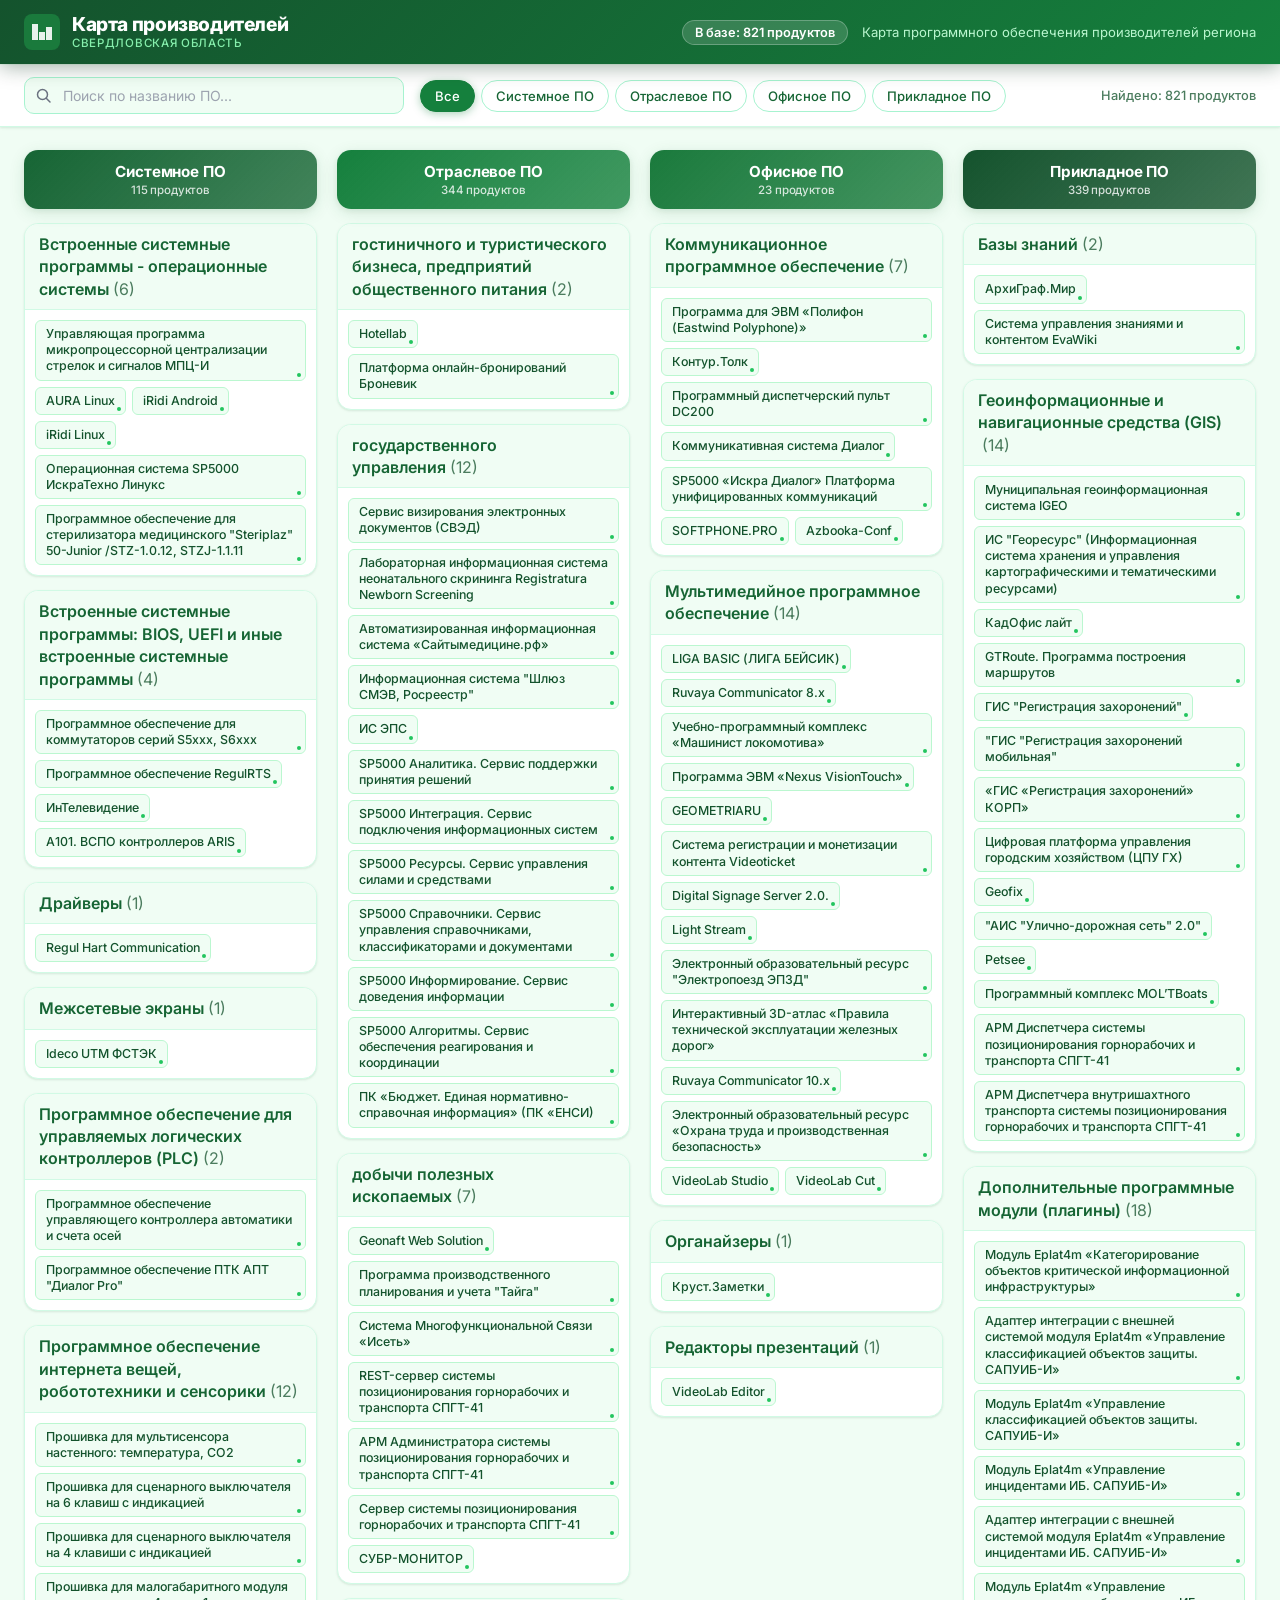
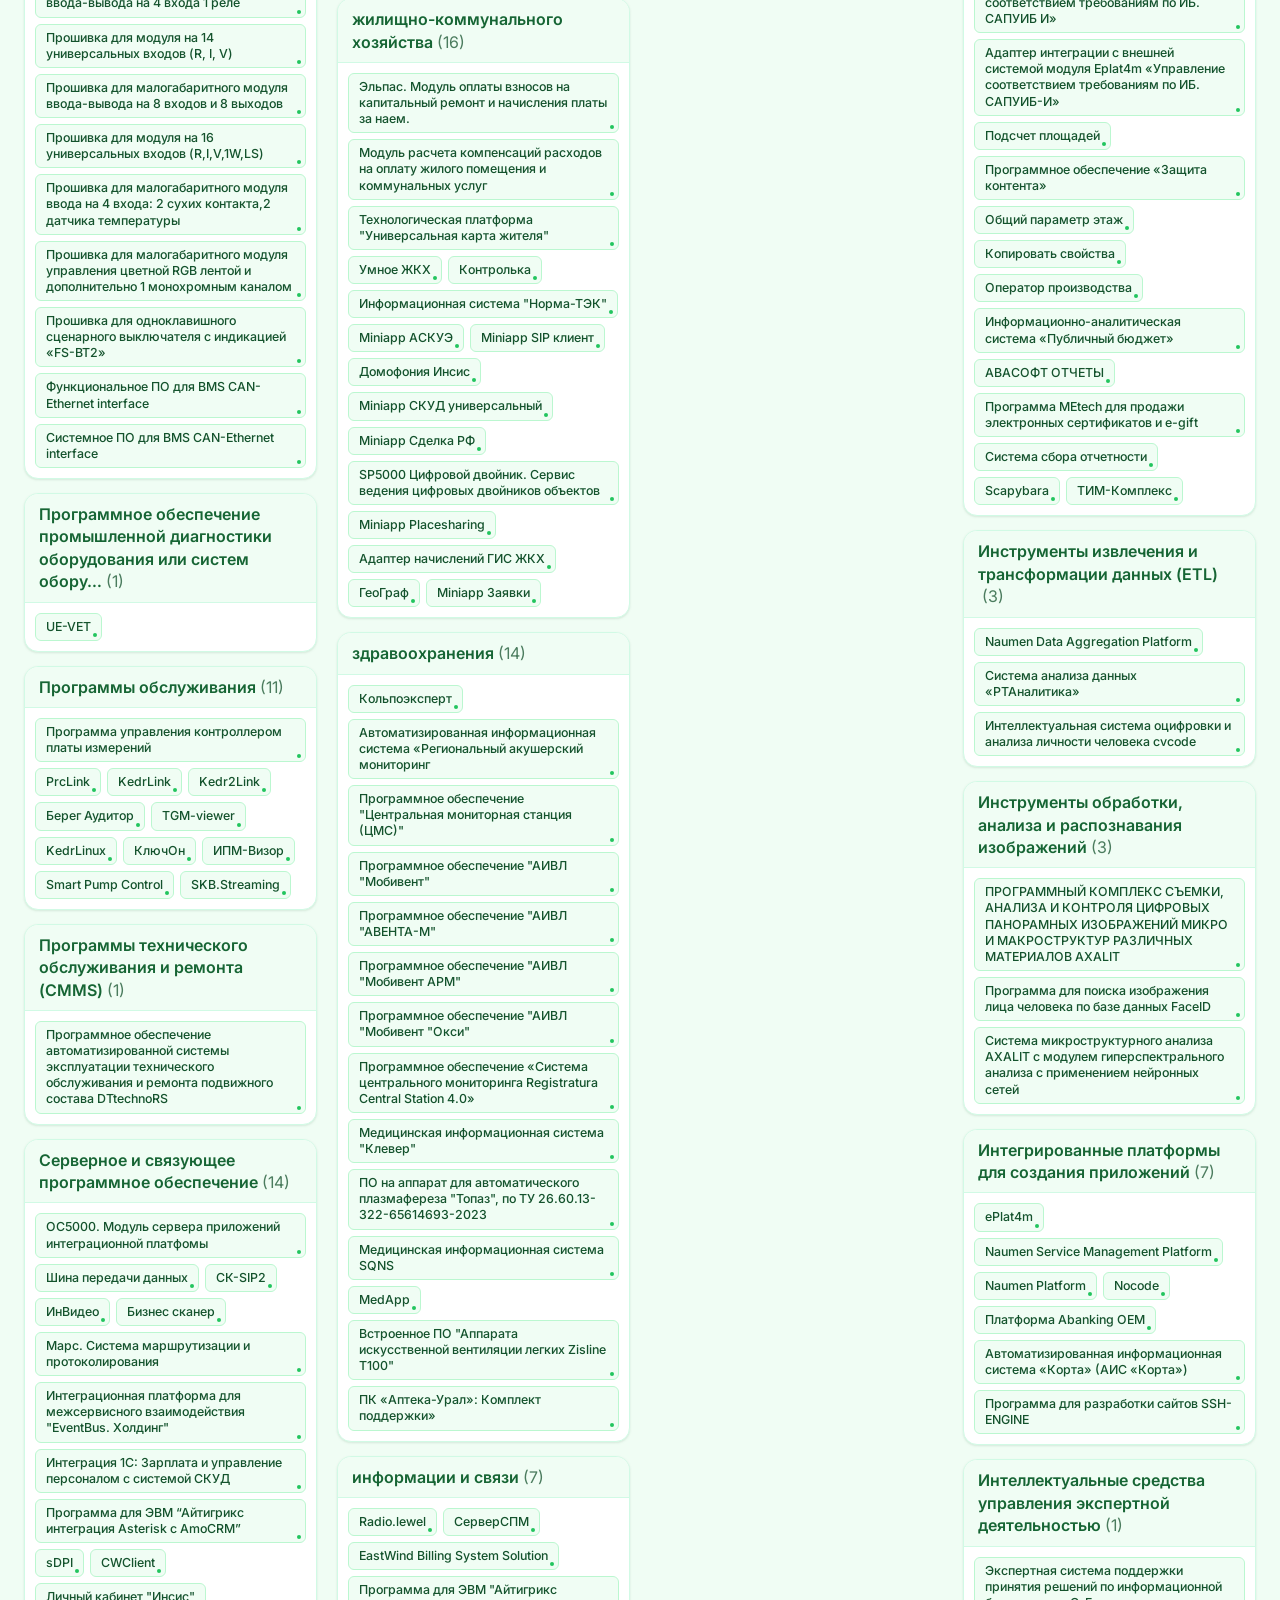
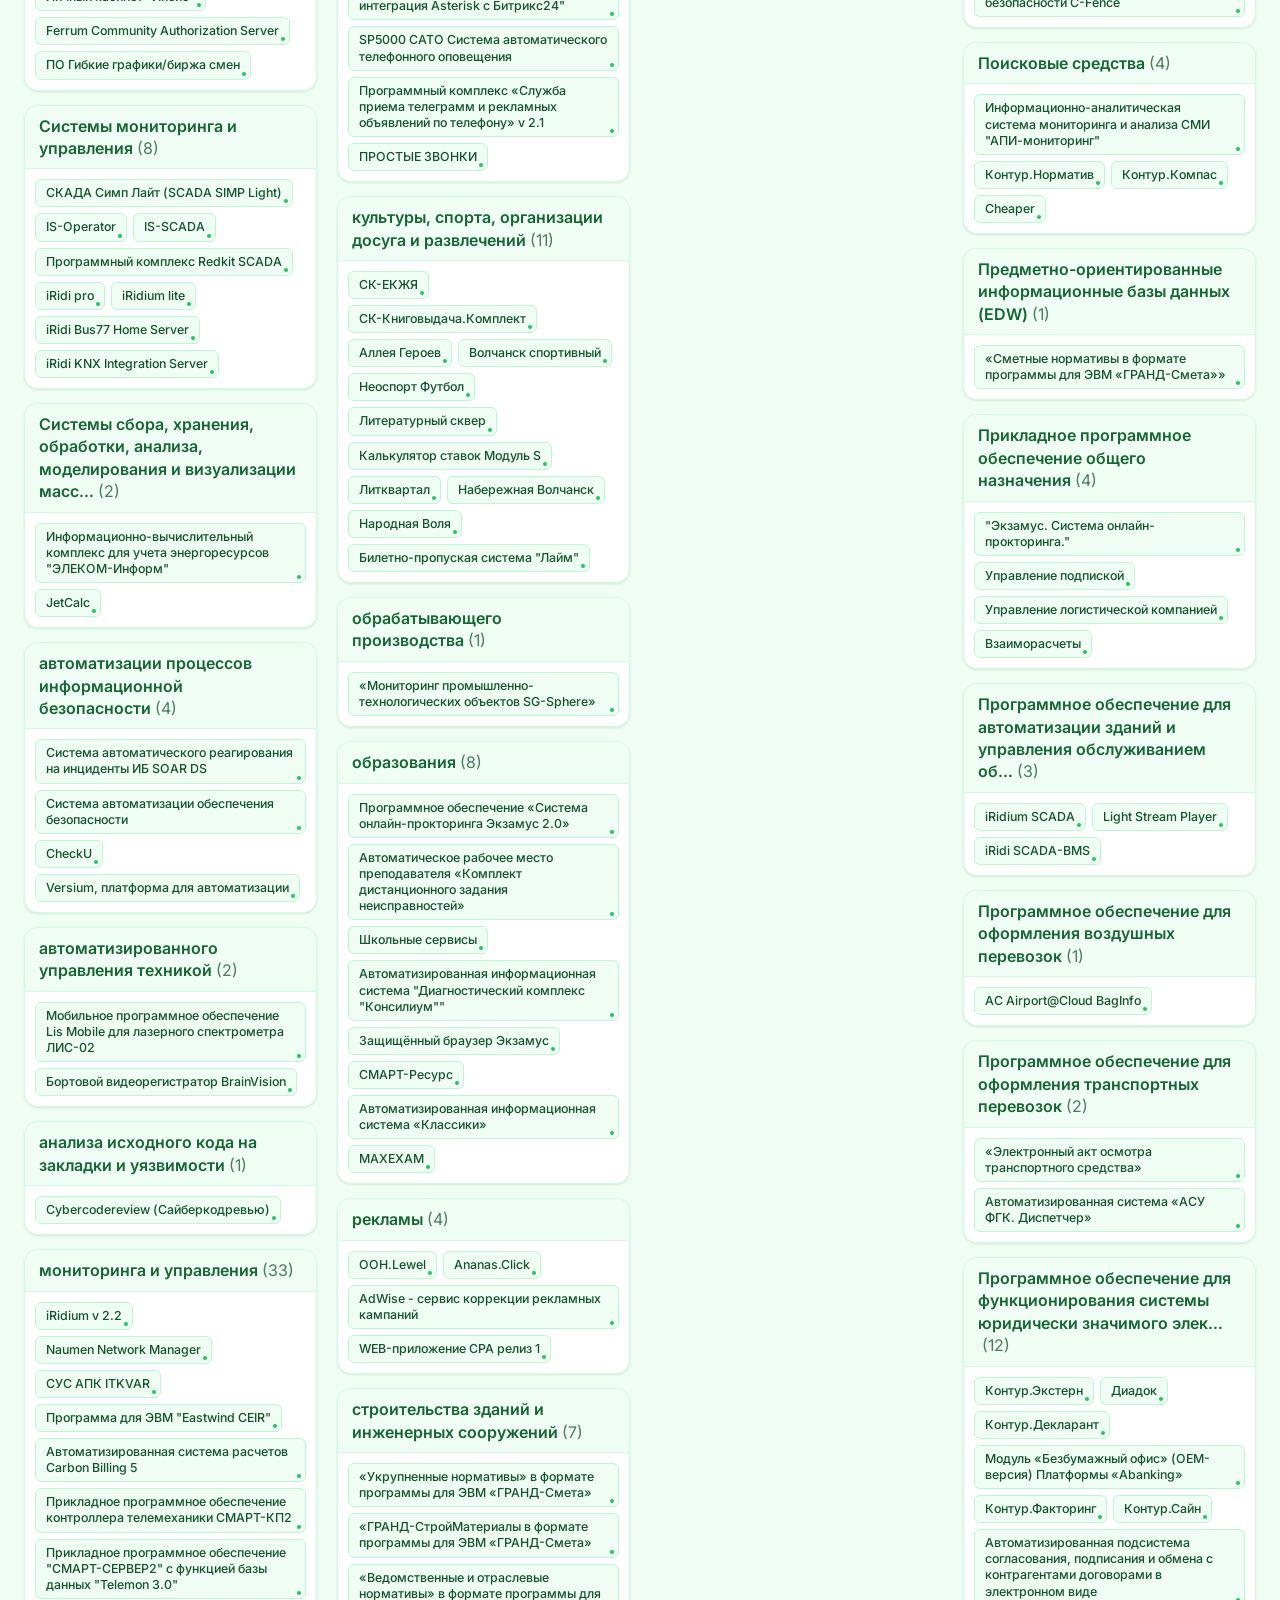
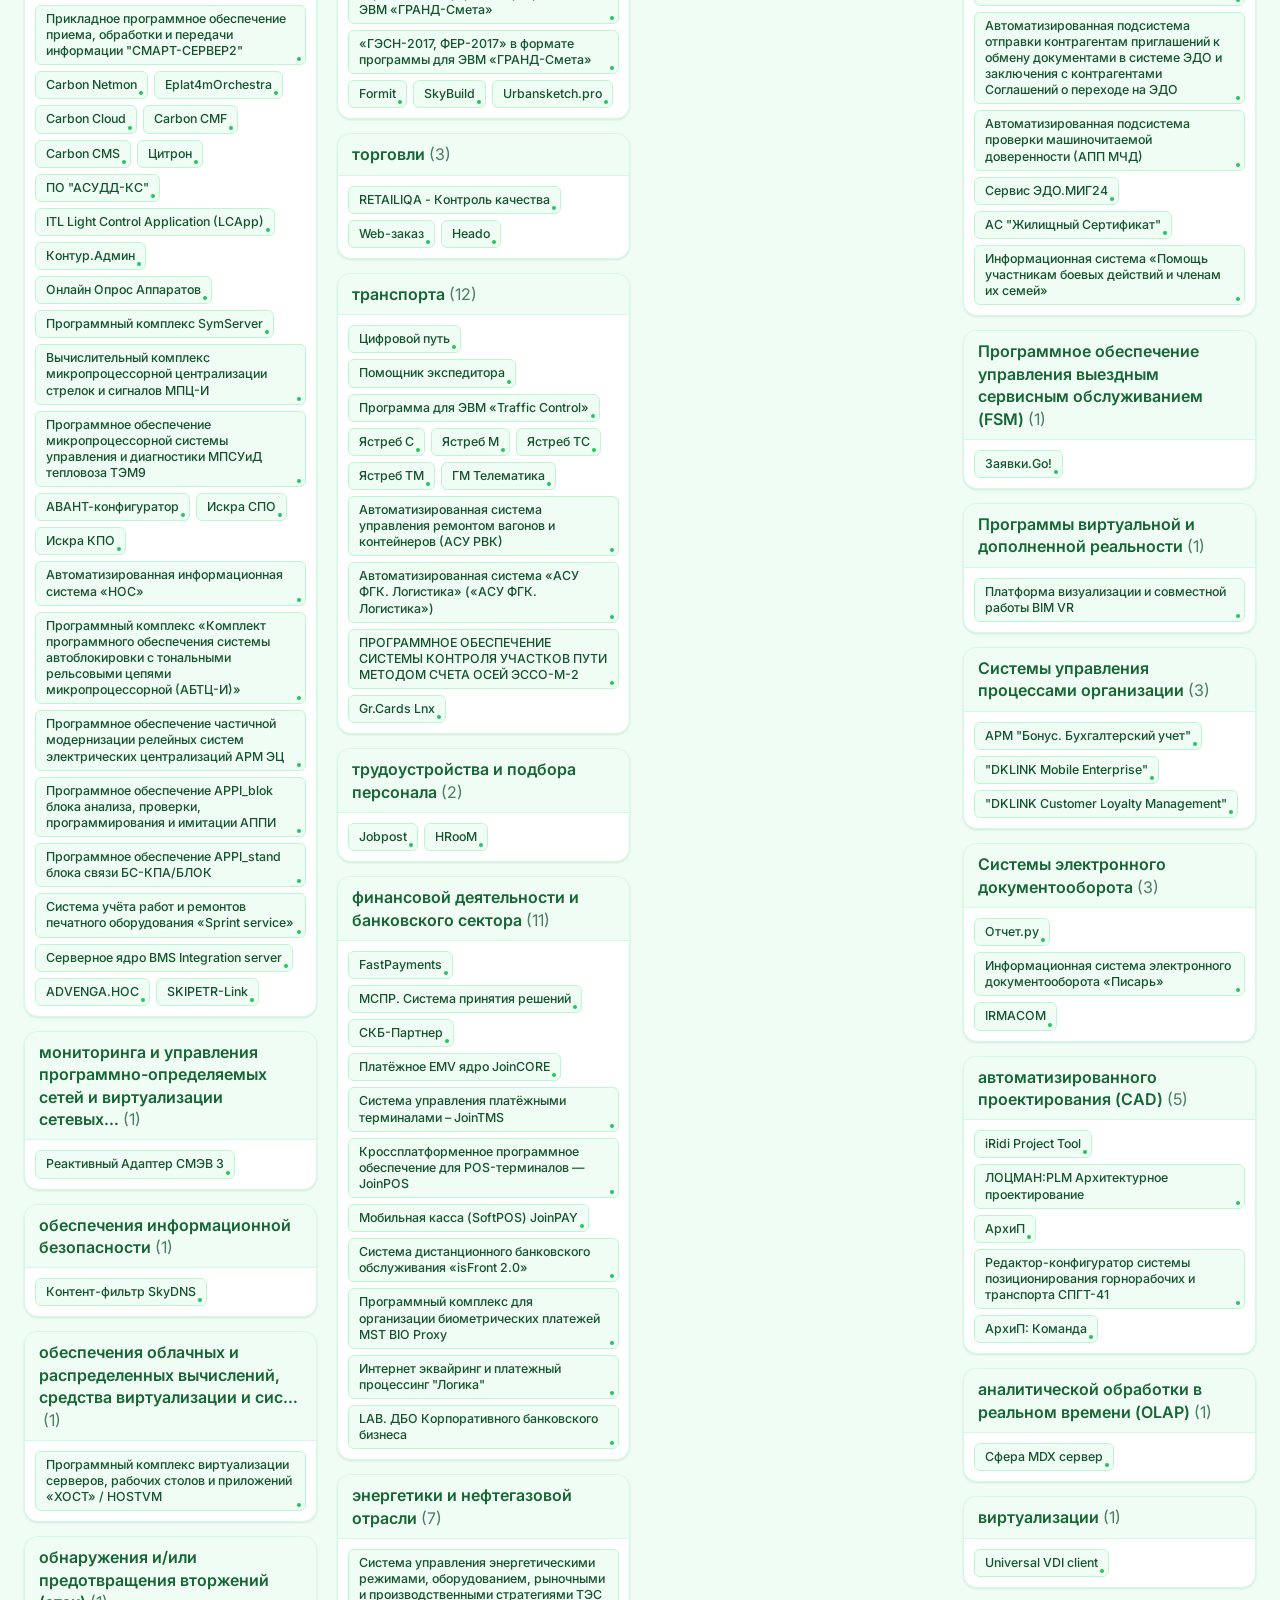
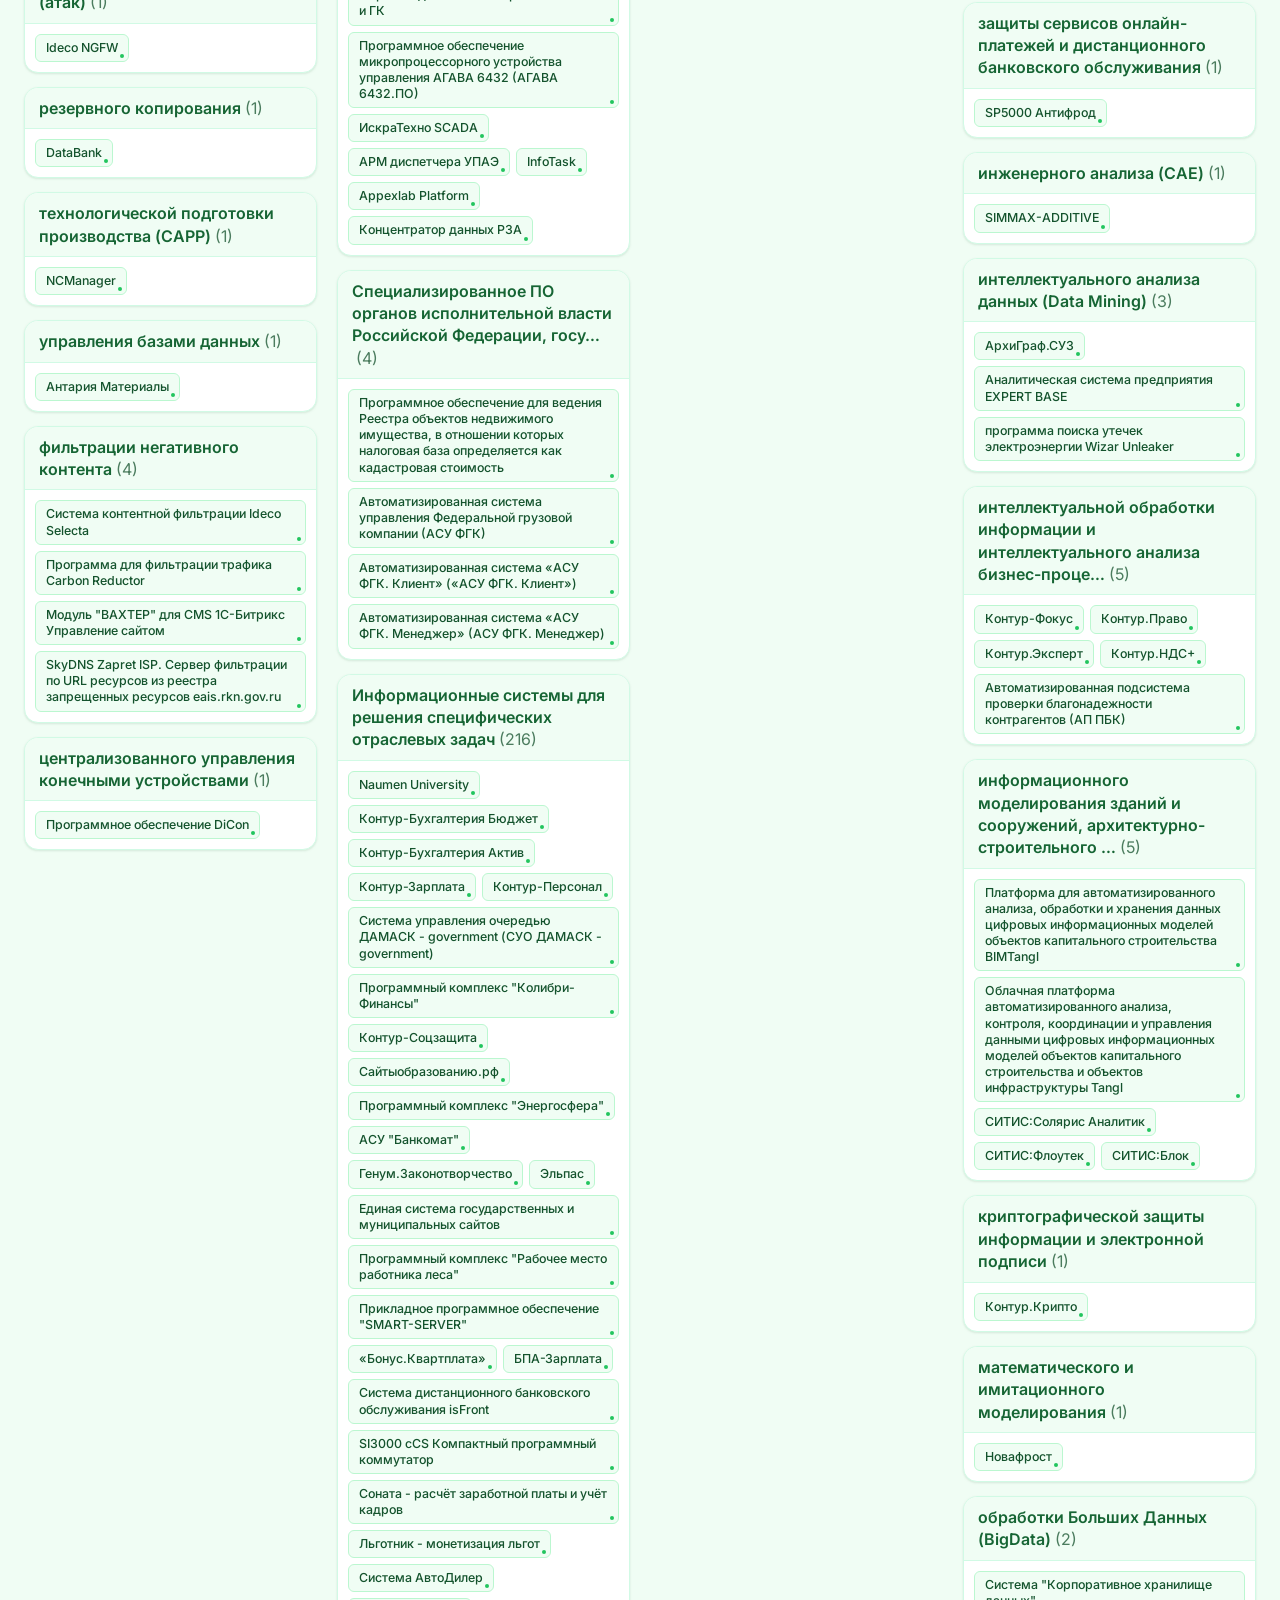
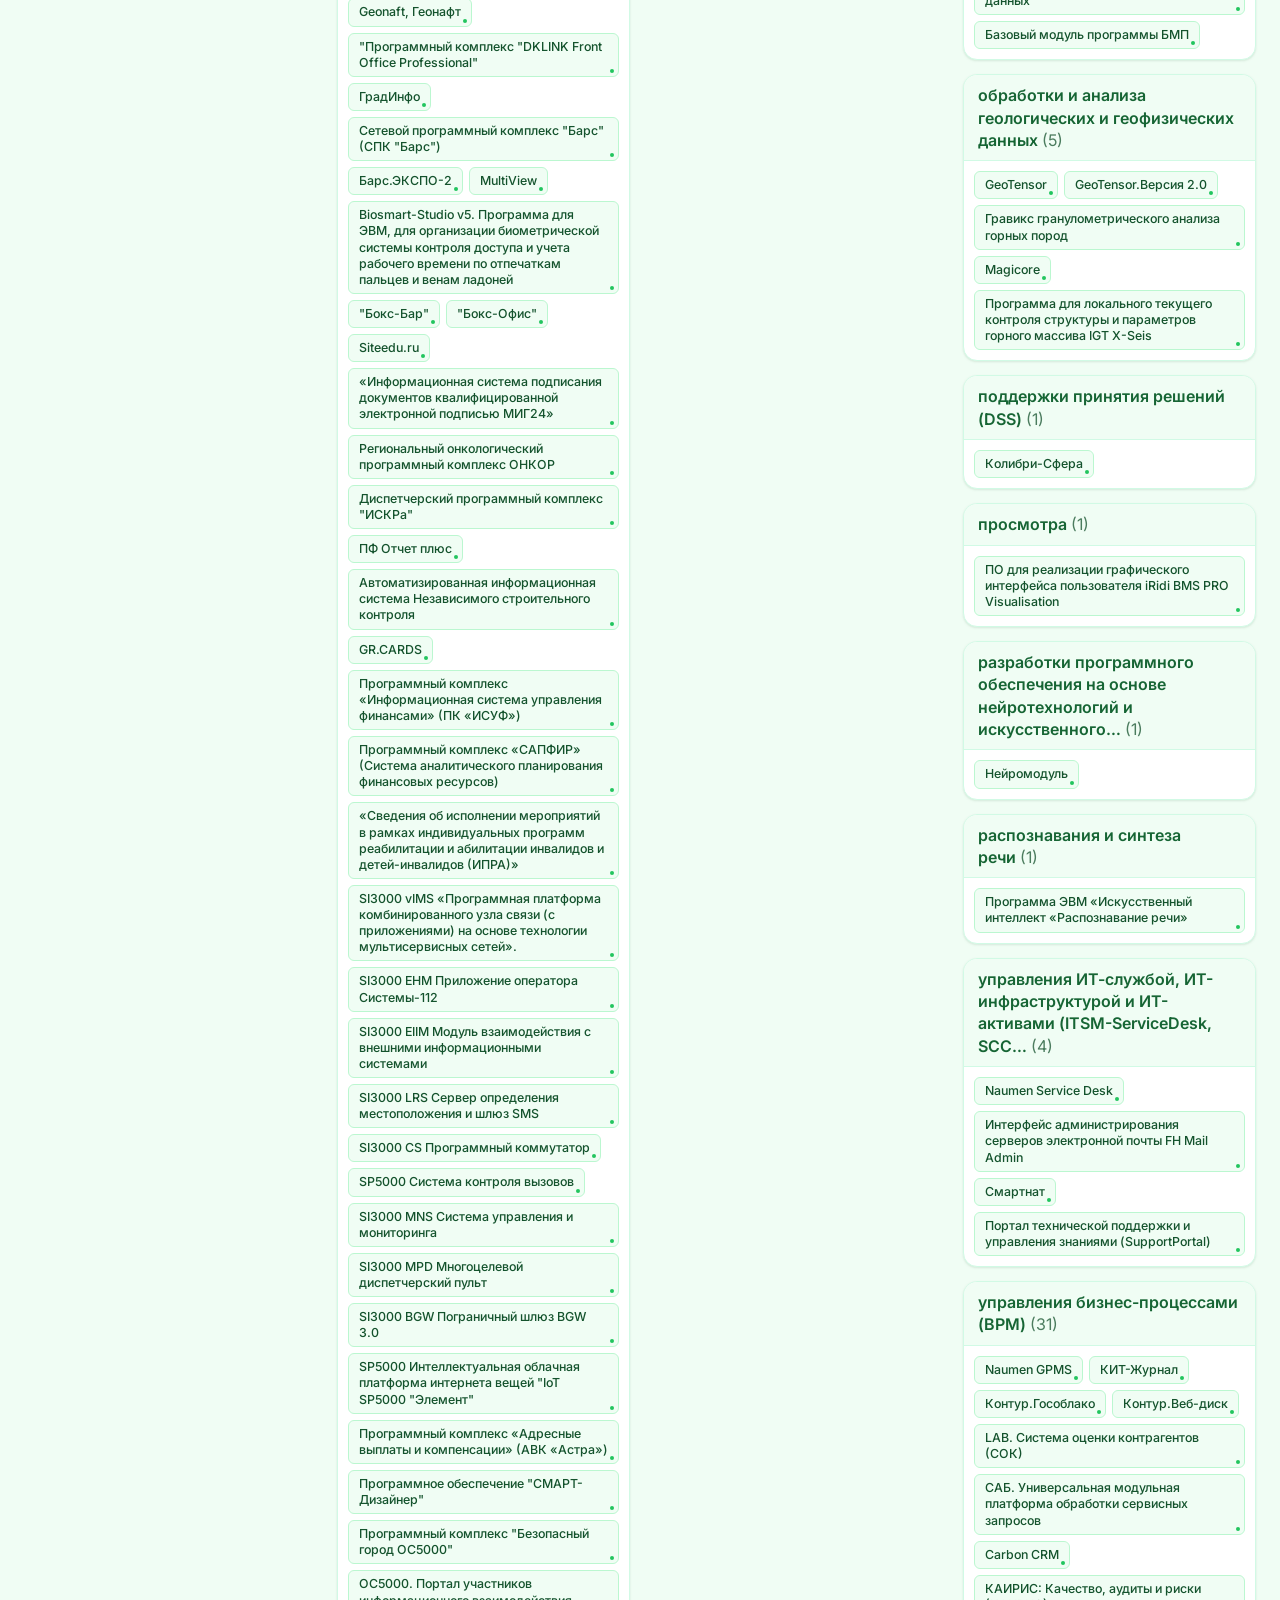
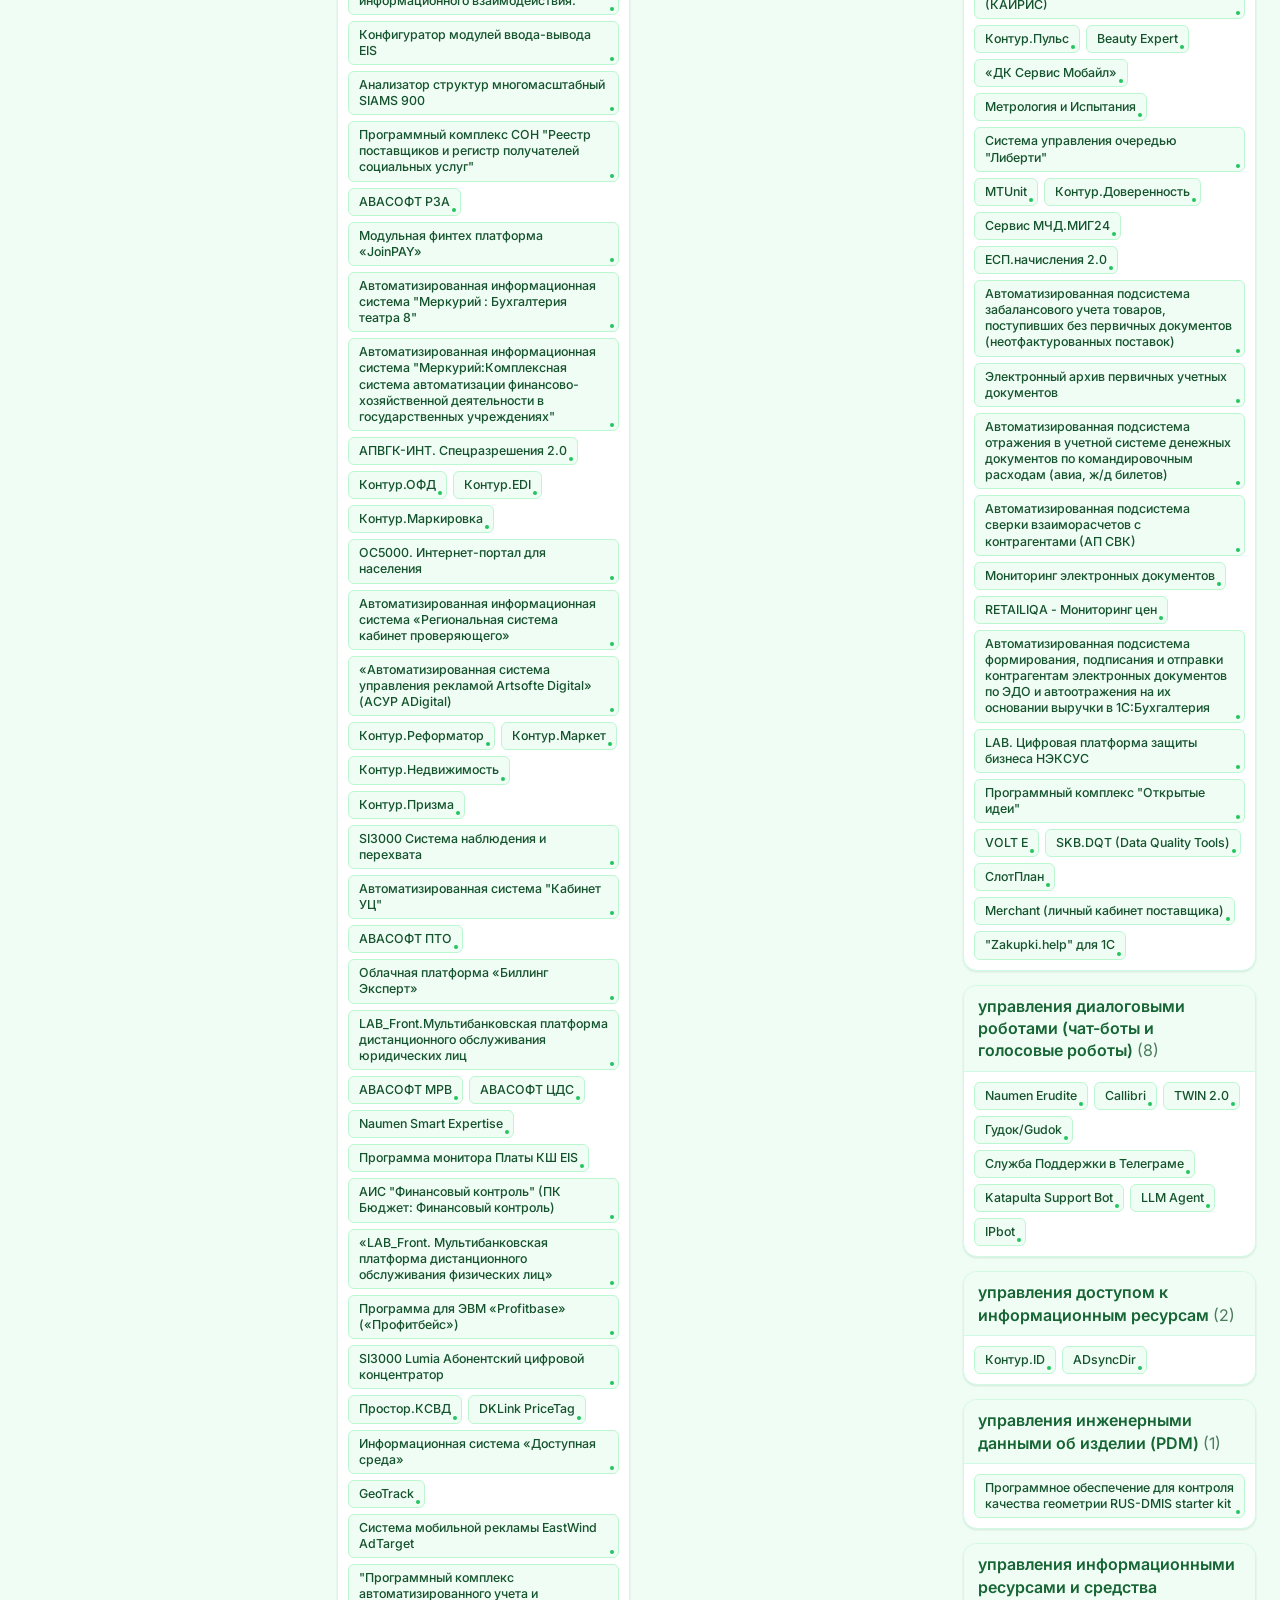
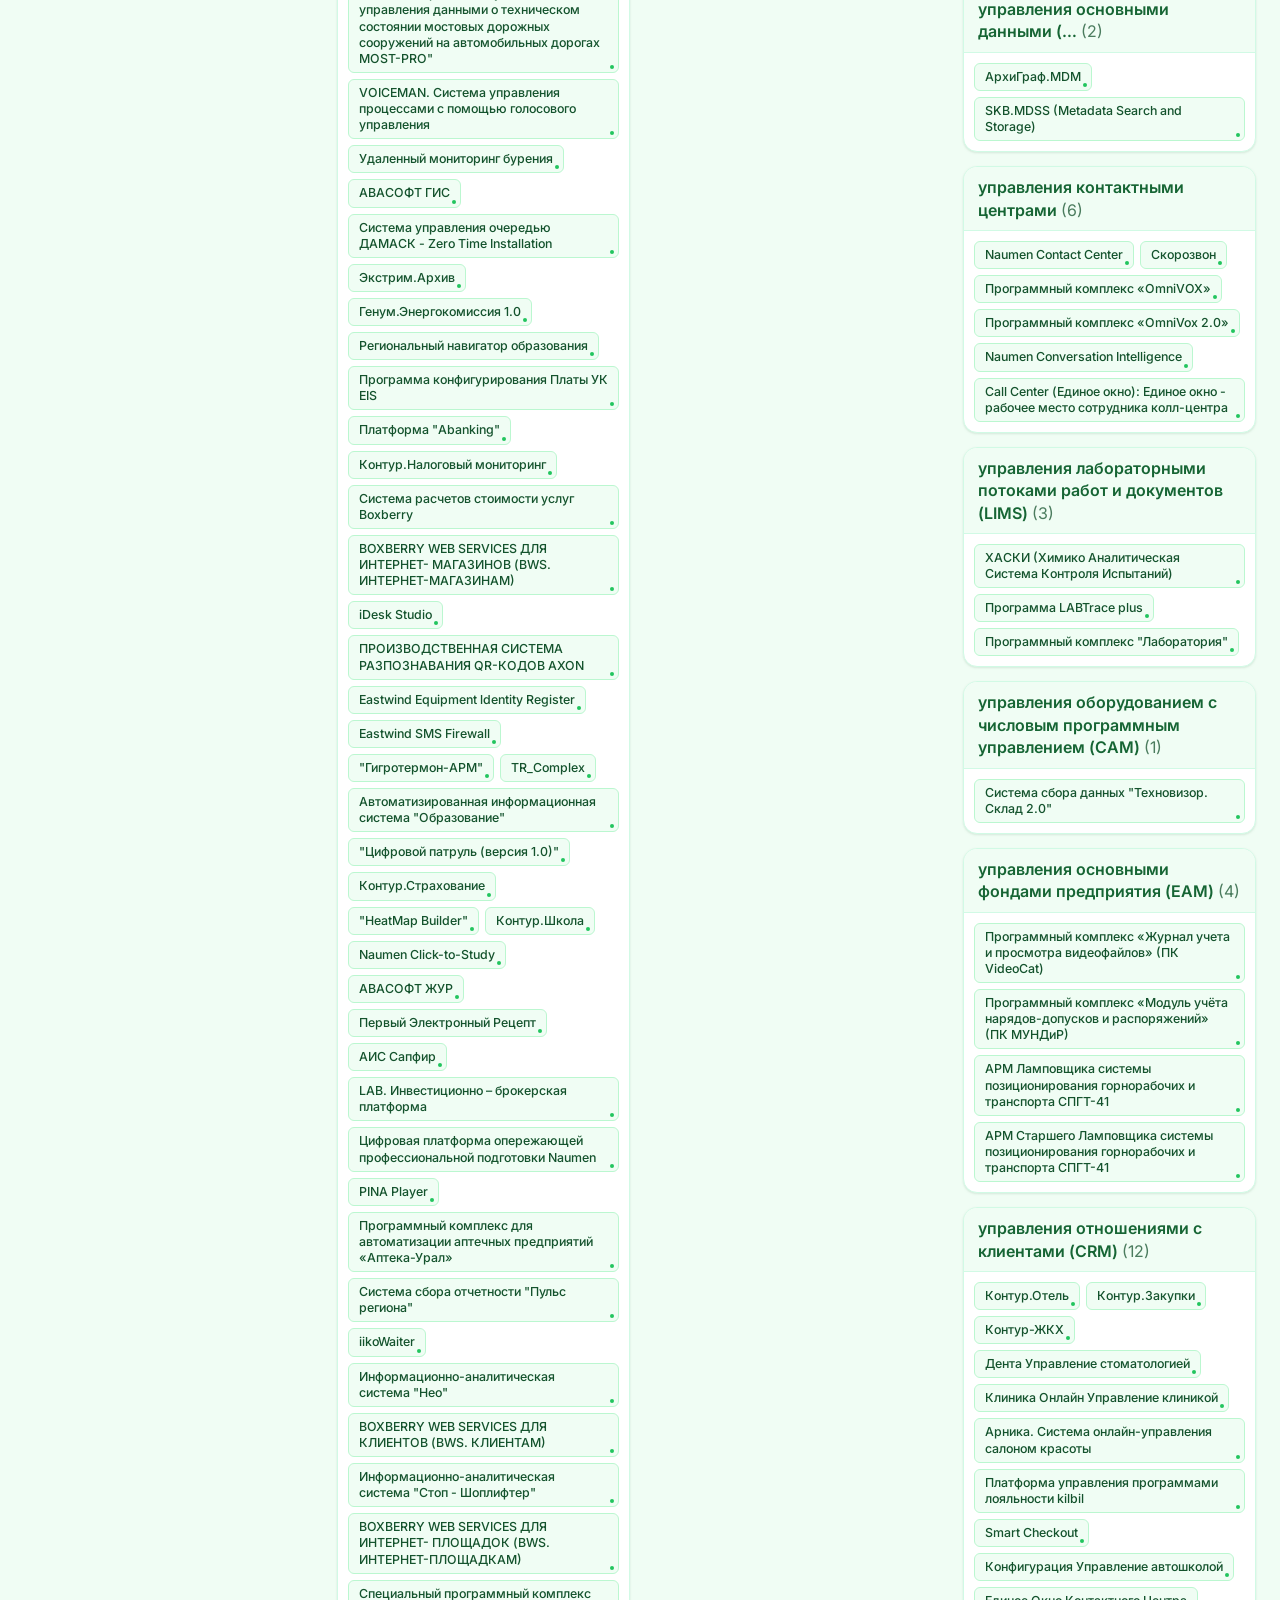
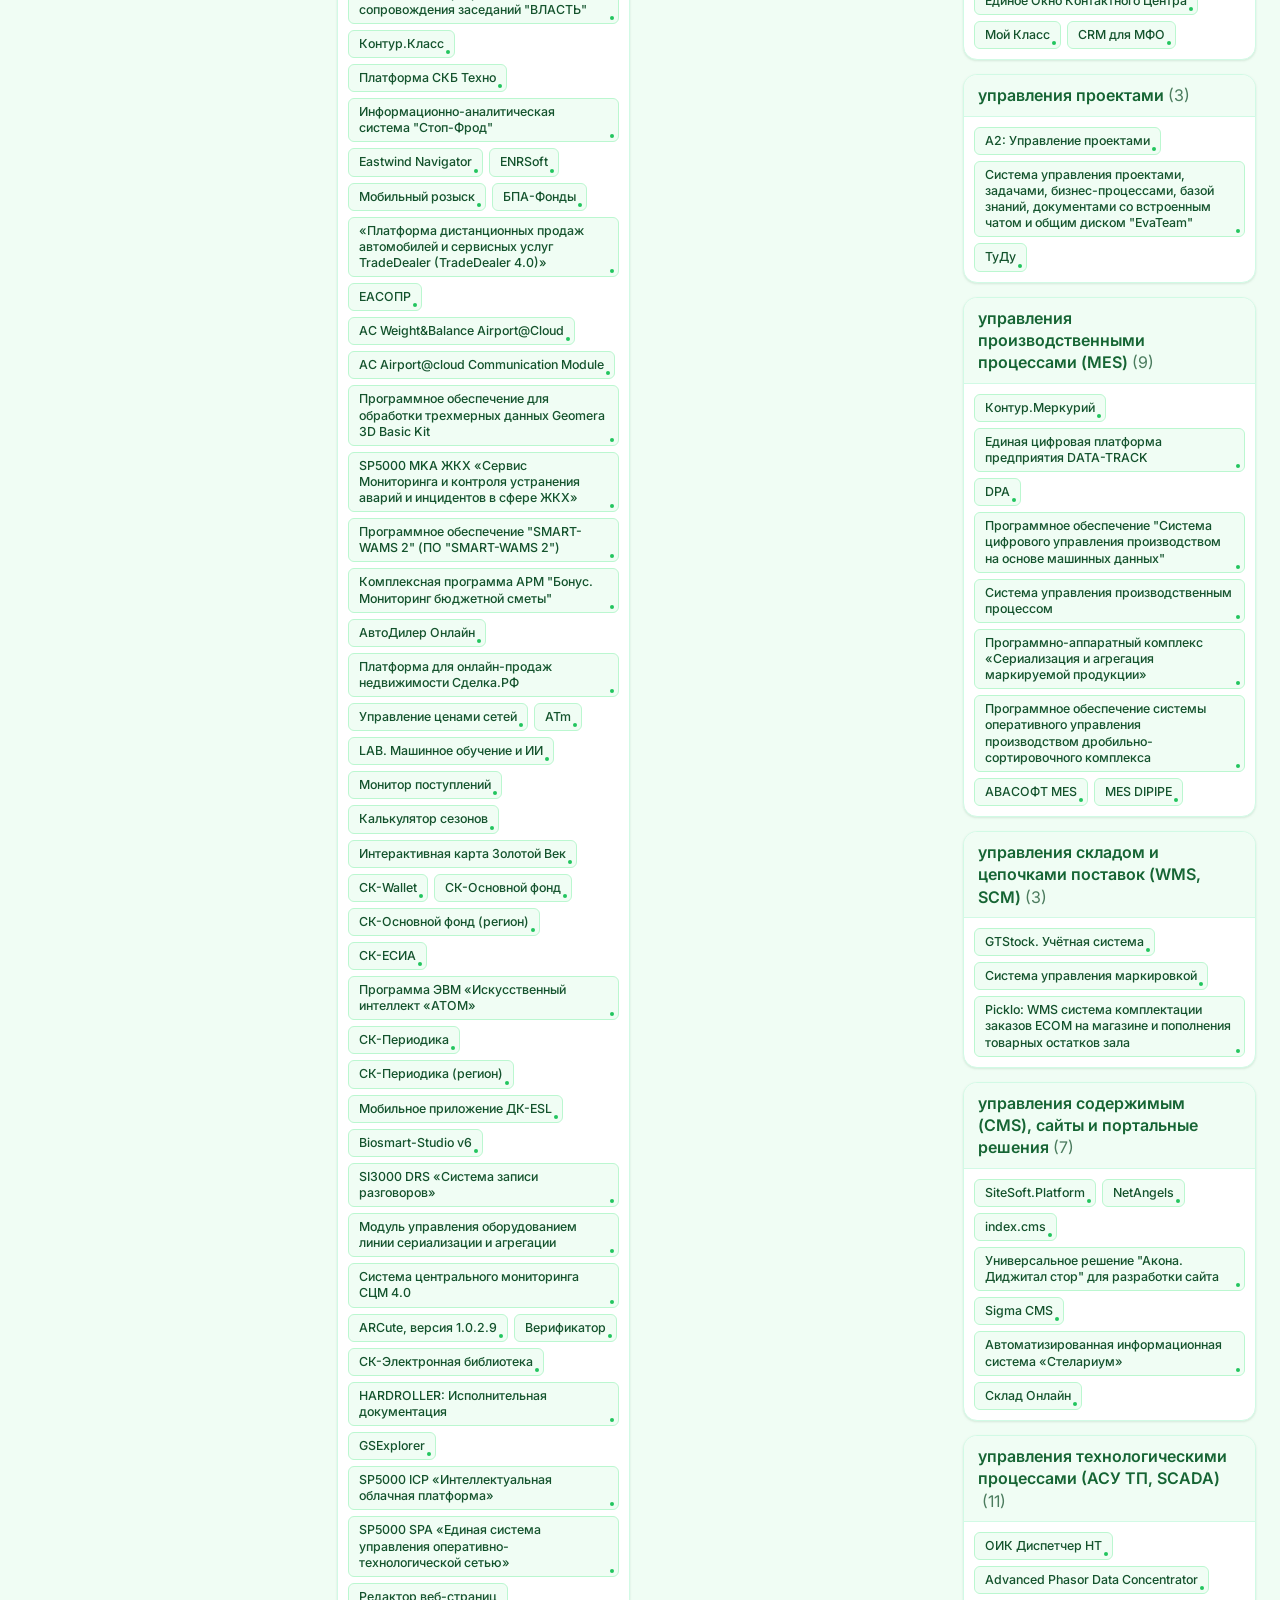
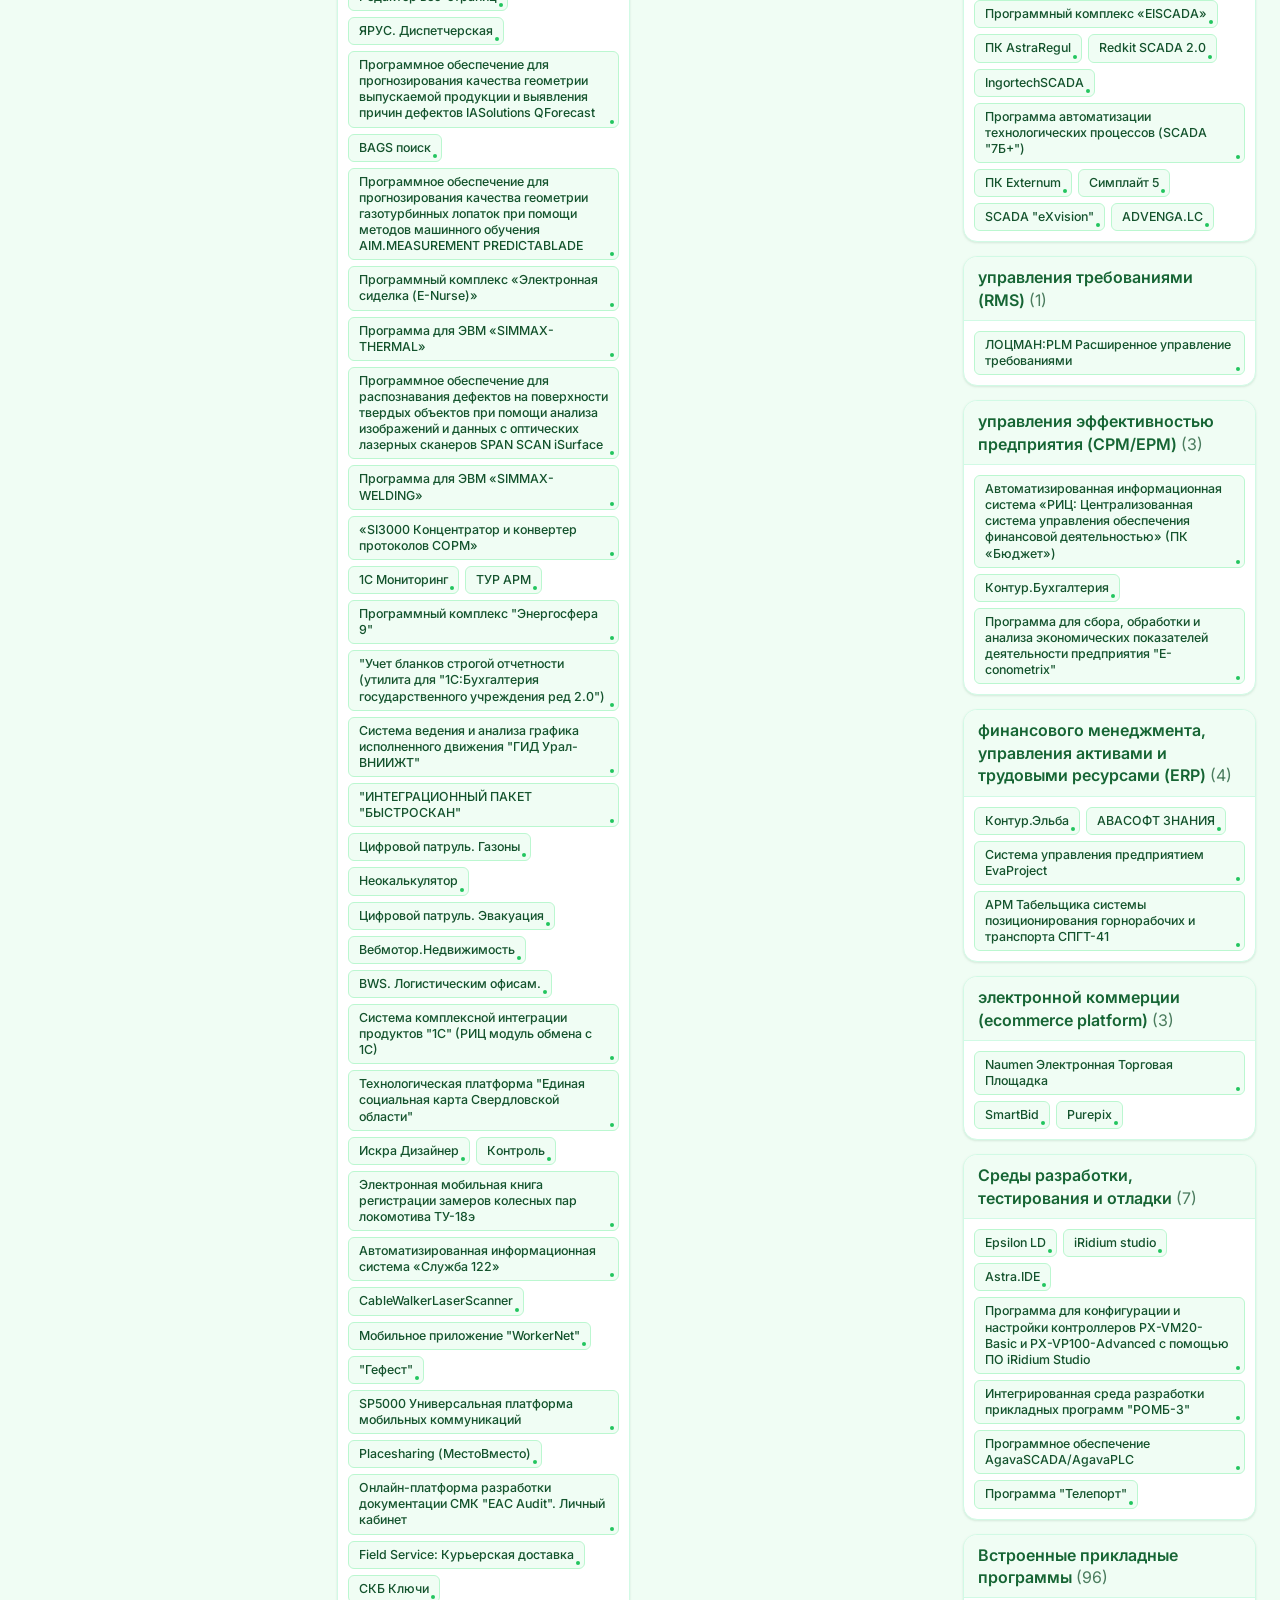
<file: static/ural/index.html>
<!DOCTYPE html>
<html lang="ru">
<head>
  <meta charset="UTF-8" />
  <meta name="viewport" content="width=device-width, initial-scale=1.0" />
  <title>Карта программного обеспечения производителей Свердловской области</title>
  <meta name="description" content="Карта программного обеспечения производителей Свердловской области" />
  <link rel="stylesheet" href="../css/style.css" />
  <link rel="preconnect" href="https://fonts.googleapis.com" />
  <link rel="preconnect" href="https://fonts.gstatic.com" crossorigin />
  <link href="https://fonts.googleapis.com/css2?family=Inter:wght@400;500;600;700;800&display=swap" rel="stylesheet" />
</head>
<body>

<header class="site-header">
  <div class="header-inner">
    
    <a href="https://itmaps.ru" style="text-decoration:none">
    <div class="header-logo">
      <svg width="36" height="36" viewBox="0 0 36 36" fill="none" xmlns="http://www.w3.org/2000/svg">
        <rect width="36" height="36" rx="8" fill="#1a7a3c"/>
        <path d="M8 10h6v16H8zM15 18h6v8h-6zM22 13h6v13h-6z" fill="white" opacity="0.9"/>
      </svg>
      <div class="header-title-group">
        <span class="header-title">Карта производителей</span>
        <span class="header-subtitle">Свердловская область</span>
      </div>
    </div>
    </a>

    
    <div class="header-meta">
      <span class="total-badge" id="total-count">821 продукт</span>
      <span class="header-desc">Карта программного обеспечения производителей региона</span>
    </div>
  </div>
</header>

<div class="toolbar">
  <div class="toolbar-inner">
    <div class="search-wrap">
      <svg class="search-icon" width="16" height="16" viewBox="0 0 16 16" fill="none">
        <circle cx="6.5" cy="6.5" r="5" stroke="#6b7280" stroke-width="1.5"/>
        <path d="M10.5 10.5L14 14" stroke="#6b7280" stroke-width="1.5" stroke-linecap="round"/>
      </svg>
      <input type="text" id="search-input" placeholder="Поиск по названию ПО..." class="search-input" />
      <button class="search-clear" id="search-clear" title="Очистить">✕</button>
    </div>
    <div class="category-tabs" id="category-tabs">
      <button class="tab-btn active" data-cat="all">Все</button>
  </div>
    <div class="results-count" id="results-count"></div>
  </div>
</div>

<main class="map-container" id="map-container">
  <div class="map-grid" id="map-grid">
    <!-- populated by JS -->
  </div>
</main>

<div class="modal-overlay" id="modal-overlay">
  <div class="modal" id="modal">
    <button class="modal-close" id="modal-close">✕</button>
    <div class="modal-header">
      <div class="modal-category-badge" id="modal-cat"></div>
      <div class="modal-subcategory" id="modal-subcat"></div>
    </div>
    <h2 class="modal-title" id="modal-title"></h2>
    <div class="modal-owner" id="modal-owner"></div>
    <div class="modal-inn" id="modal-inn"></div>
    <a class="modal-link" id="modal-link" href="#" target="_blank" rel="noopener noreferrer">
      Открыть в реестре Минцифры
      <svg width="14" height="14" viewBox="0 0 14 14" fill="none" style="margin-left:6px">
        <path d="M2 7h10M7 2l5 5-5 5" stroke="currentColor" stroke-width="1.5" stroke-linecap="round" stroke-linejoin="round"/>
      </svg>
    </a>
  </div>
</div>

<footer class="site-footer">
  <div class="footer-inner">
    <span>Карта программного обеспечения компаний-производителей Свердловской области</span>
    <span class="footer-source">Источник: Реестр российского ПО Минцифры РФ</span>
  </div>
</footer>

<script src="../js/data.js"></script>
<script src="../js/map.js"></script>
</body>
</html>
</file>
<file: static/css/style.css>
/* ===== RESET & BASE ===== */
*, *::before, *::after { box-sizing: border-box; margin: 0; padding: 0; }

:root {
  --green-950: #052e16;
  --green-900: #14532d;
  --green-800: #166534;
  --green-700: #15803d;
  --green-600: #16a34a;
  --green-500: #22c55e;
  --green-400: #4ade80;
  --green-300: #86efac;
  --green-200: #bbf7d0;
  --green-100: #dcfce7;
  --green-50:  #f0fdf4;

  --bg: #f0fdf4;
  --surface: #ffffff;
  --border: #d1fae5;
  --border-strong: #a7f3d0;
  --text-primary: #052e16;
  --text-secondary: #166534;
  --text-muted: #4b7c5e;
  --shadow-sm: 0 1px 3px rgba(22,101,52,.08), 0 1px 2px rgba(22,101,52,.06);
  --shadow-md: 0 4px 16px rgba(22,101,52,.12), 0 2px 6px rgba(22,101,52,.08);
  --shadow-lg: 0 10px 40px rgba(22,101,52,.18), 0 4px 16px rgba(22,101,52,.1);
  --radius: 10px;
  --radius-lg: 14px;
  --font: 'Inter', -apple-system, sans-serif;
}

html { scroll-behavior: smooth; }

body {
  font-family: var(--font);
  background: var(--bg);
  color: var(--text-primary);
  min-height: 100vh;
  display: flex;
  flex-direction: column;
}

/* ===== HEADER ===== */
.site-header {
  background: linear-gradient(135deg, var(--green-900) 0%, var(--green-700) 100%);
  color: white;
  padding: 0;
  position: sticky;
  top: 0;
  z-index: 100;
  box-shadow: 0 2px 20px rgba(5,46,22,.4);
}

.header-inner {
  max-width: 1600px;
  margin: 0 auto;
  padding: 14px 24px;
  display: flex;
  align-items: center;
  justify-content: space-between;
  gap: 24px;
}

.header-logo {
  display: flex;
  align-items: center;
  gap: 12px;
  flex-shrink: 0;
}

.header-title-group {
  display: flex;
  flex-direction: column;
}

.header-title {
  font-size: 1.2rem;
  font-weight: 800;
  letter-spacing: -0.02em;
  line-height: 1.1;
  color: #fff;
}

.header-subtitle {
  font-size: 0.72rem;
  font-weight: 500;
  color: var(--green-300);
  text-transform: uppercase;
  letter-spacing: 0.06em;
}

.header-meta {
  display: flex;
  align-items: center;
  gap: 14px;
  flex-wrap: wrap;
  justify-content: flex-end;
}

.total-badge {
  background: rgba(255,255,255,.15);
  border: 1px solid rgba(255,255,255,.25);
  color: #fff;
  padding: 4px 12px;
  border-radius: 20px;
  font-size: 0.8rem;
  font-weight: 600;
  white-space: nowrap;
}

.header-desc {
  font-size: 0.82rem;
  color: var(--green-200);
  font-weight: 400;
  max-width: 400px;
  line-height: 1.4;
}

/* ===== TOOLBAR ===== */
.toolbar {
  background: var(--surface);
  border-bottom: 1px solid var(--border);
  position: sticky;
  top: 65px;
  z-index: 90;
  box-shadow: var(--shadow-sm);
}

.toolbar-inner {
  max-width: 1600px;
  margin: 0 auto;
  padding: 12px 24px;
  display: flex;
  align-items: center;
  gap: 16px;
  flex-wrap: wrap;
}

.search-wrap {
  position: relative;
  flex: 1;
  min-width: 200px;
  max-width: 380px;
}

.search-icon {
  position: absolute;
  left: 12px;
  top: 50%;
  transform: translateY(-50%);
  pointer-events: none;
}

.search-input {
  width: 100%;
  padding: 9px 36px 9px 38px;
  border: 1.5px solid var(--border-strong);
  border-radius: var(--radius);
  font-size: 0.875rem;
  font-family: var(--font);
  background: var(--green-50);
  color: var(--text-primary);
  outline: none;
  transition: border-color .2s, box-shadow .2s;
}

.search-input:focus {
  border-color: var(--green-500);
  box-shadow: 0 0 0 3px rgba(34,197,94,.15);
  background: white;
}

.search-input::placeholder { color: #9ca3af; }

.search-clear {
  position: absolute;
  right: 10px;
  top: 50%;
  transform: translateY(-50%);
  background: none;
  border: none;
  cursor: pointer;
  color: #9ca3af;
  font-size: 0.8rem;
  padding: 2px 4px;
  display: none;
  line-height: 1;
}

.search-clear:hover { color: var(--green-700); }

.category-tabs {
  display: flex;
  gap: 6px;
  flex-wrap: wrap;
}

.tab-btn {
  padding: 7px 14px;
  border-radius: 20px;
  border: 1.5px solid var(--border-strong);
  background: transparent;
  color: var(--text-secondary);
  font-size: 0.82rem;
  font-weight: 500;
  cursor: pointer;
  transition: all .2s;
  font-family: var(--font);
  white-space: nowrap;
}

.tab-btn:hover {
  background: var(--green-100);
  border-color: var(--green-500);
  color: var(--green-800);
}

.tab-btn.active {
  background: var(--green-700);
  border-color: var(--green-700);
  color: white;
  box-shadow: 0 2px 8px rgba(21,128,61,.35);
}

.results-count {
  font-size: 0.8rem;
  color: var(--text-muted);
  white-space: nowrap;
  margin-left: auto;
  font-weight: 500;
}

/* ===== MAP CONTAINER ===== */
.map-container {
  flex: 1;
  max-width: 1600px;
  width: 100%;
  margin: 0 auto;
  padding: 24px 24px 40px;
}

.map-grid {
  display: grid;
  grid-template-columns: repeat(4, 1fr);
  gap: 20px;
  align-items: start;
}

/* ===== CATEGORY COLUMN ===== */
.category-column {
  display: flex;
  flex-direction: column;
  gap: 14px;
}

.category-column.single {
  grid-column: 1 / -1;}

.category-header {
  background: linear-gradient(135deg, var(--green-800) 0%, var(--green-600) 100%);
  color: white;
  padding: 12px 16px;
  border-radius: var(--radius-lg);
  font-size: 0.95rem;
  font-weight: 700;
  text-align: center;
  letter-spacing: -0.01em;
  box-shadow: var(--shadow-md);
  position: sticky;
  top: 130px;
  z-index: 10;
}

.category-header .cat-count {
  font-size: 0.72rem;
  font-weight: 500;
  opacity: .8;
  display: block;
  margin-top: 2px;
}

/* ===== SUBCATEGORY BLOCK ===== */
.subcat-block {
  background: var(--surface);
  border: 1px solid var(--border);
  border-radius: var(--radius-lg);
  overflow: hidden;
  box-shadow: var(--shadow-sm);
  transition: box-shadow .2s;
}

.subcat-block:hover {
  box-shadow: var(--shadow-md);
}

.subcat-header {
  background: var(--green-50);
  border-bottom: 1px solid var(--border);
  padding: 9px 14px;
  font-size: 1rem;
  font-weight: 600;
  color: var(--green-800);
  line-height: 1.4;
}

.subcat-count {
  font-size: 1rem;
  color: var(--text-muted);
  font-weight: 400;
  margin-left: 4px;
}

.items-grid {
  padding: 10px;
  display: flex;
  flex-wrap: wrap;
  gap: 6px;
}

/* ===== ITEM CHIP ===== */
.item-chip {
  display: inline-flex;
  align-items: center;
  gap: 4px;
  padding: 5px 10px;
  background: var(--green-50);
  border: 1px solid var(--green-200);
  border-radius: 6px;
  font-size: 0.775rem;
  font-weight: 500;
  color: var(--green-900);
  cursor: pointer;
  transition: all .18s;
  max-width: 100%;
  text-align: left;
  font-family: var(--font);
  line-height: 1.3;
  position: relative;
}

.item-chip:hover {
  background: var(--green-700);
  color: white;
  border-color: var(--green-700);
  box-shadow: 0 2px 8px rgba(21,128,61,.3);
  transform: translateY(-1px);
}

.item-chip .chip-link-icon {
  flex-shrink: 0;
  opacity: 0.5;
  width: 10px;
  height: 10px;
}

.item-chip:hover .chip-link-icon {
  opacity: 0.9;
}

.item-chip.has-link::after {
  content: '';
  position: absolute;
  bottom: 3px;
  right: 4px;
  width: 4px;
  height: 4px;
  border-radius: 50%;
  background: var(--green-500);
}

.item-chip:hover.has-link::after {
  background: white;
}

.item-chip.hidden { display: none; }

/* ===== SUBCAT HIDDEN ===== */
.subcat-block.hidden { display: none; }
.category-column.hidden { display: none; }

/* ===== EMPTY STATE ===== */
.empty-state {
  grid-column: 1 / -1;
  text-align: center;
  padding: 80px 20px;
  color: var(--text-muted);
}

.empty-state svg {
  margin-bottom: 16px;
  opacity: .4;
}

.empty-state h3 {
  font-size: 1.2rem;
  color: var(--text-secondary);
  margin-bottom: 6px;
}

/* ===== MODAL ===== */
.modal-overlay {
  position: fixed;
  inset: 0;
  background: rgba(5,46,22,.55);
  backdrop-filter: blur(4px);
  z-index: 200;
  display: flex;
  align-items: center;
  justify-content: center;
  padding: 20px;
  opacity: 0;
  pointer-events: none;
  transition: opacity .25s;
}

.modal-overlay.open {
  opacity: 1;
  pointer-events: all;
}

.modal {
  background: white;
  border-radius: var(--radius-lg);
  padding: 32px 36px 28px;
  max-width: 500px;
  width: 100%;
  position: relative;
  box-shadow: var(--shadow-lg);
  transform: scale(.95) translateY(10px);
  transition: transform .25s;
  border-top: 4px solid var(--green-600);
}

.modal-overlay.open .modal {
  transform: scale(1) translateY(0);
}

.modal-close {
  position: absolute;
  top: 14px;
  right: 16px;
  background: var(--green-50);
  border: 1px solid var(--border-strong);
  border-radius: 6px;
  width: 28px;
  height: 28px;
  display: flex;
  align-items: center;
  justify-content: center;
  cursor: pointer;
  color: var(--text-muted);
  font-size: 0.85rem;
  transition: all .2s;
  font-family: var(--font);
}

.modal-close:hover {
  background: var(--green-700);
  color: white;
  border-color: var(--green-700);
}

.modal-header {
  display: flex;
  align-items: center;
  gap: 8px;
  margin-bottom: 12px;
  flex-wrap: wrap;
}

.modal-category-badge {
  background: var(--green-700);
  color: white;
  padding: 3px 10px;
  border-radius: 20px;
  font-size: 0.72rem;
  font-weight: 600;
  white-space: nowrap;
}

.modal-subcategory {
  font-size: 0.75rem;
  color: var(--text-muted);
  font-weight: 400;
  line-height: 1.4;
}

.modal-title {
  font-size: 1.15rem;
  font-weight: 700;
  color: var(--text-primary);
  line-height: 1.35;
  margin-bottom: 14px;
  letter-spacing: -0.02em;
}

.modal-owner {
  font-size: 0.85rem;
  color: var(--text-secondary);
  font-weight: 500;
  margin-bottom: 6px;
  line-height: 1.5;
}

.modal-inn {
  font-size: 0.78rem;
  color: var(--text-muted);
  margin-bottom: 20px;
}

.modal-inn span {
  font-weight: 600;
  color: var(--green-800);
}

.modal-link {
  display: inline-flex;
  align-items: center;
  padding: 10px 20px;
  background: var(--green-700);
  color: white;
  border-radius: var(--radius);
  font-size: 0.875rem;
  font-weight: 600;
  text-decoration: none;
  transition: all .2s;
  box-shadow: 0 2px 8px rgba(21,128,61,.3);
}

.modal-link:hover {
  background: var(--green-800);
  box-shadow: 0 4px 16px rgba(21,128,61,.4);
  transform: translateY(-1px);
}

.modal-link.no-link {
  background: var(--green-100);
  color: var(--text-muted);
  box-shadow: none;
  cursor: default;
  pointer-events: none;
}

/* ===== FOOTER ===== */
.site-footer {
  background: var(--green-900);
  color: var(--green-300);
  padding: 16px 24px;
  font-size: 0.78rem;
}

.footer-inner {
  max-width: 1600px;
  margin: 0 auto;
  display: flex;
  justify-content: space-between;
  flex-wrap: wrap;
  gap: 8px;
}

.footer-source {
  opacity: .7;
}

/* ===== RESPONSIVE ===== */
@media (max-width: 1200px) {
  .map-grid { grid-template-columns: repeat(3, 1fr); }
}

@media (max-width: 900px) {
  .map-grid { grid-template-columns: repeat(2, 1fr); }
  .header-desc { display: none; }
}

@media (max-width: 600px) {
  .map-grid { grid-template-columns: 1fr; }
  .header-inner { padding: 12px 16px; }
  .toolbar-inner { padding: 10px 16px; }
  .map-container { padding: 16px; }
  .tab-btn { font-size: 0.76rem; padding: 6px 10px; }
  .category-header { position: relative; top: auto; }
}

/* ===== ANIMATIONS ===== */
@keyframes fadeIn {
  from { opacity: 0; transform: translateY(6px); }
  to   { opacity: 1; transform: translateY(0); }
}

.category-column {
  animation: fadeIn .3s ease both;
}

.category-column:nth-child(1) { animation-delay: .05s; }
.category-column:nth-child(2) { animation-delay: .1s; }
.category-column:nth-child(3) { animation-delay: .15s; }
.category-column:nth-child(4) { animation-delay: .2s; }

/* ===== SCROLLBAR ===== */
::-webkit-scrollbar { width: 6px; height: 6px; }
::-webkit-scrollbar-track { background: var(--green-50); }
::-webkit-scrollbar-thumb { background: var(--green-400); border-radius: 3px; }
::-webkit-scrollbar-thumb:hover { background: var(--green-600); }
</file>
